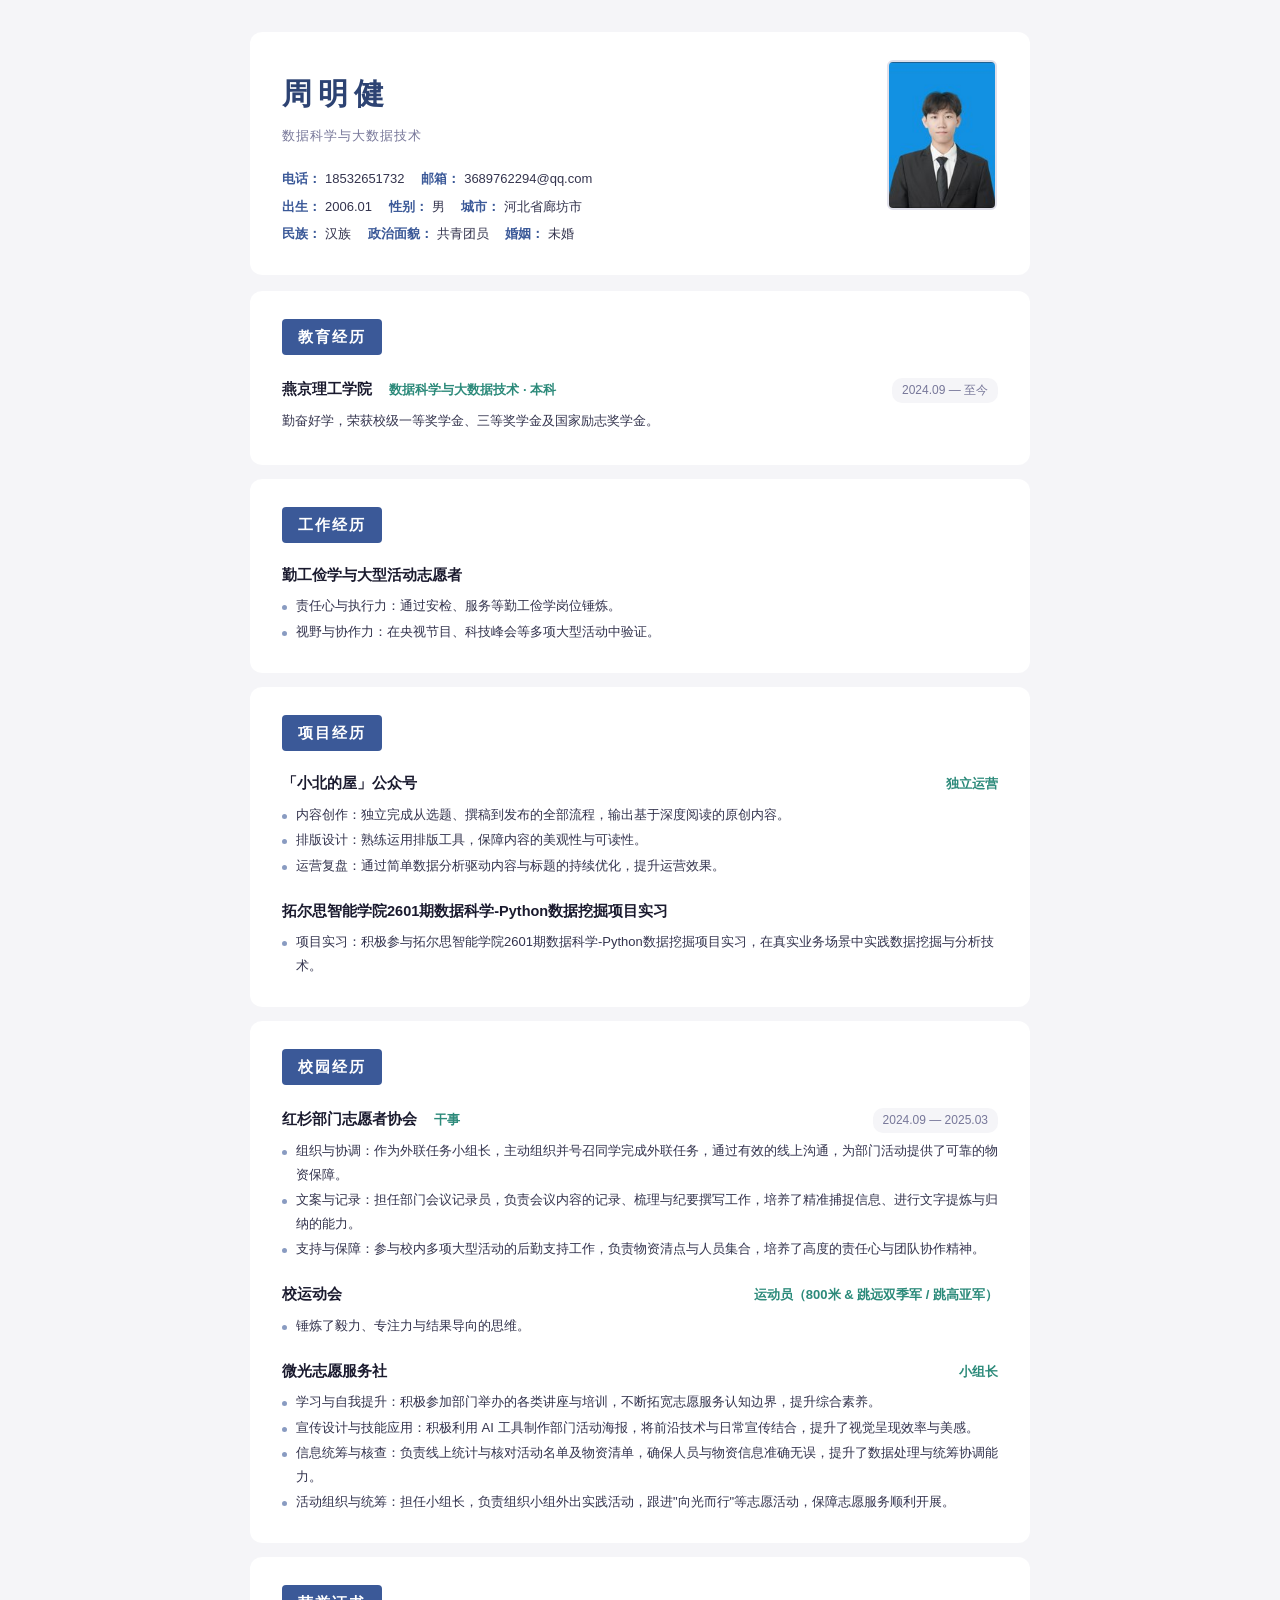
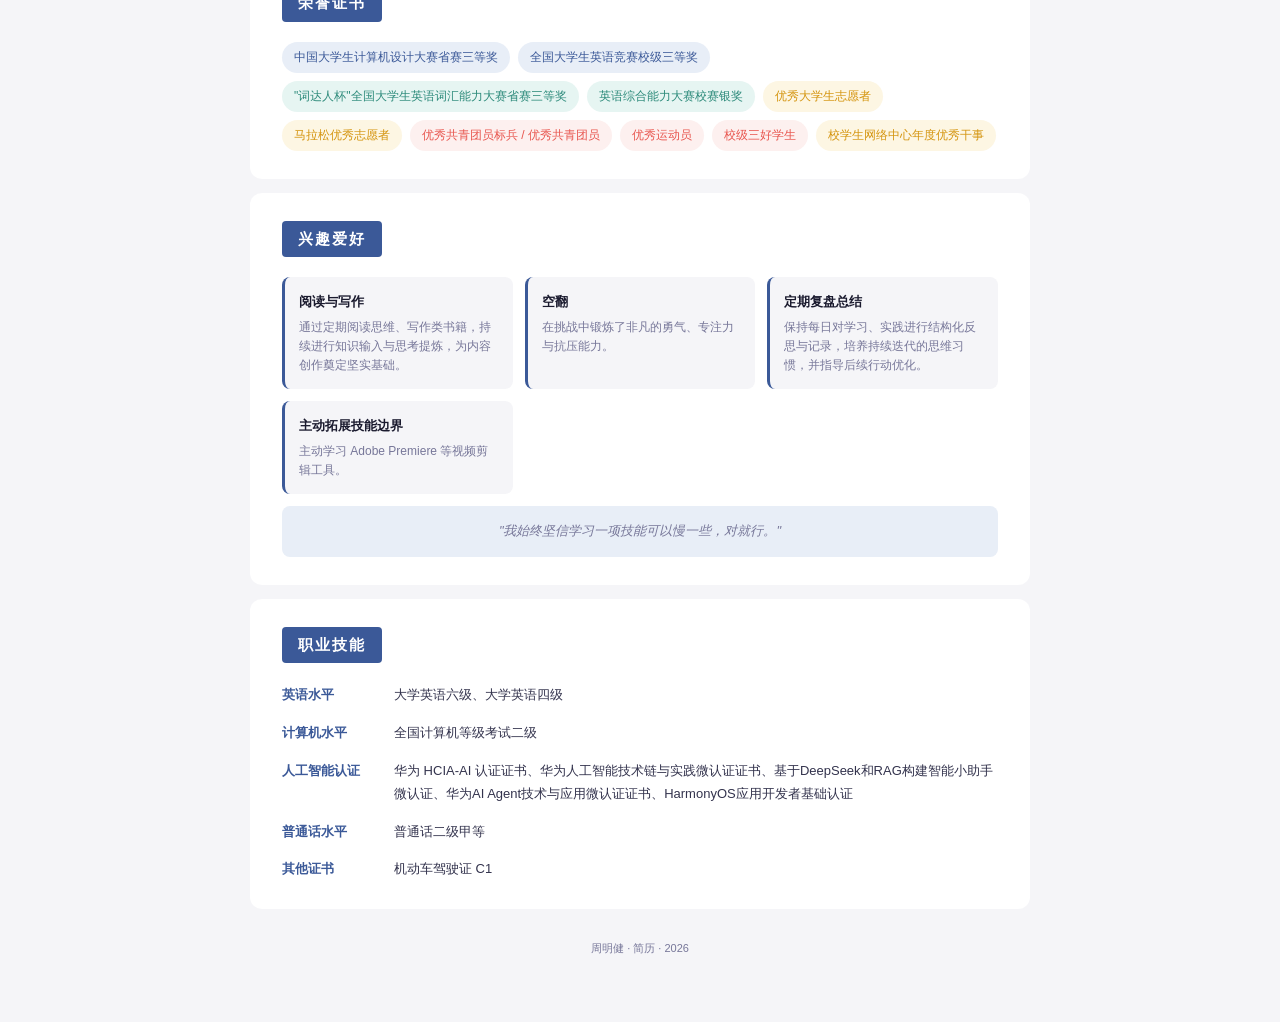
<file: resume/index.html>
<!DOCTYPE html>
<html lang="zh-CN">
<head>
<meta charset="UTF-8">
<meta name="viewport" content="width=device-width, initial-scale=1.0">
<title>周明健 · 个人简历</title>
<style>
*{margin:0;padding:0;box-sizing:border-box}

:root{
  --ink:#1a1a2e;
  --ink2:#33334d;
  --muted:#777799;
  --line:#e0e0ea;
  --bg:#f5f5f8;
  --card:#ffffff;
  --primary:#3b5998;
  --primary-light:#e8eef7;
  --primary-dark:#2d4373;
  --accent:#e8554e;
  --accent-light:#fdf0ef;
  --teal:#2c8a7a;
  --teal-light:#e6f5f2;
  --amber:#d4940e;
  --amber-light:#fdf6e3;
  --tag-bg:#f0f0f5;
  --tag-blue:#e8eef7;
  --tag-green:#e6f5f2;
  --tag-amber:#fdf6e3;
  --tag-red:#fdf0ef;
}

html{scroll-behavior:smooth}

body{
  font-family:"PingFang SC","Noto Sans SC","Microsoft YaHei","Helvetica Neue",sans-serif;
  background:var(--bg);
  color:var(--ink);
  line-height:1.75;
  -webkit-font-smoothing:antialiased;
}

.wrapper{
  max-width:820px;
  margin:0 auto;
  padding:32px 20px 48px;
}

/* ====== 顶部名片区域 ====== */
.header-card{
  background:var(--card);
  border-radius:12px;
  overflow:hidden;
  margin-bottom:16px;
  display:flex;
}

.header-left{
  flex:1;
  padding:36px 32px 28px;
}

.header-left h1{
  font-size:30px;
  font-weight:700;
  letter-spacing:6px;
  color:var(--primary-dark);
  margin-bottom:4px;
}

.header-left .subtitle{
  font-size:13px;
  color:var(--muted);
  margin-bottom:18px;
  letter-spacing:1px;
}

.header-left .contact-line{
  font-size:13px;
  color:var(--ink2);
  line-height:2.1;
}

.header-left .contact-line .label{
  color:var(--primary);
  font-weight:600;
  margin-right:4px;
}

/* 证件照方框 */
.photo-box{
  width:120px;
  min-width:120px;
  margin:28px 28px 28px 0;
  display:flex;
  align-items:flex-start;
  justify-content:center;
}

.photo-frame{
  width:110px;
  height:150px;
  border:2px solid var(--line);
  border-radius:6px;
  background:var(--bg);
  display:flex;
  align-items:center;
  justify-content:center;
  position:relative;
}

.photo-frame .photo-placeholder{
  text-align:center;
  color:var(--muted);
  font-size:11px;
  line-height:1.6;
}

.photo-frame .photo-placeholder .icon{
  font-size:28px;
  display:block;
  margin-bottom:4px;
  opacity:0.4;
}

/* ====== 板块通用 ====== */
.section{
  background:var(--card);
  border-radius:12px;
  padding:28px 32px;
  margin-bottom:14px;
}

.section-title{
  font-size:15px;
  font-weight:700;
  color:var(--card);
  background:var(--primary);
  padding:5px 16px;
  border-radius:4px;
  display:inline-block;
  margin-bottom:20px;
  letter-spacing:2px;
}

/* ====== 条目 ====== */
.entry{
  margin-bottom:22px;
}

.entry:last-child{margin-bottom:0}

.entry-head{
  display:flex;
  justify-content:space-between;
  align-items:baseline;
  flex-wrap:wrap;
  gap:6px;
  margin-bottom:6px;
}

.entry-title{
  font-size:14.5px;
  font-weight:700;
  color:var(--ink);
}

.entry-sub{
  font-size:13px;
  color:var(--teal);
  font-weight:600;
}

.entry-date{
  font-size:12px;
  color:var(--muted);
  white-space:nowrap;
  background:var(--bg);
  padding:2px 10px;
  border-radius:10px;
}

.entry-desc{
  font-size:13px;
  color:var(--ink2);
  line-height:1.8;
  margin-bottom:4px;
}

.entry-list{
  list-style:none;
  padding-left:0;
}

.entry-list li{
  font-size:13px;
  color:var(--ink2);
  line-height:1.8;
  padding-left:14px;
  position:relative;
  margin-bottom:2px;
}

.entry-list li::before{
  content:"";
  position:absolute;
  left:0;
  top:11px;
  width:5px;
  height:5px;
  border-radius:50%;
  background:var(--primary);
  opacity:0.6;
}

/* ====== 荣誉标签 ====== */
.tag-grid{
  display:flex;
  flex-wrap:wrap;
  gap:8px;
}

.tag{
  font-size:12px;
  padding:5px 12px;
  border-radius:16px;
  font-weight:500;
}

.tag.blue{background:var(--tag-blue);color:var(--primary)}
.tag.green{background:var(--tag-green);color:var(--teal)}
.tag.amber{background:var(--tag-amber);color:var(--amber)}
.tag.red{background:var(--tag-red);color:var(--accent)}
.tag.gray{background:var(--tag-bg);color:var(--muted)}

/* ====== 技能区 ====== */
.skill-row{
  display:flex;
  align-items:flex-start;
  margin-bottom:14px;
  gap:12px;
}

.skill-row:last-child{margin-bottom:0}

.skill-label{
  font-size:13px;
  font-weight:700;
  color:var(--primary);
  min-width:100px;
  flex-shrink:0;
  padding-top:1px;
}

.skill-content{
  font-size:13px;
  color:var(--ink2);
  line-height:1.8;
}

/* ====== 兴趣爱好 ====== */
.hobby-grid{
  display:grid;
  grid-template-columns:repeat(auto-fit,minmax(180px,1fr));
  gap:12px;
  margin-bottom:12px;
}

.hobby-item{
  padding:14px;
  background:var(--bg);
  border-radius:8px;
  border-left:3px solid var(--primary);
}

.hobby-item h4{
  font-size:13px;
  font-weight:700;
  color:var(--ink);
  margin-bottom:4px;
}

.hobby-item p{
  font-size:12px;
  color:var(--muted);
  line-height:1.6;
}

/* ====== 格言 ====== */
.motto{
  text-align:center;
  font-size:13px;
  color:var(--muted);
  font-style:italic;
  padding:14px;
  background:var(--primary-light);
  border-radius:8px;
  margin-top:8px;
}

/* ====== 底部 ====== */
.footer{
  text-align:center;
  font-size:11px;
  color:var(--muted);
  padding:16px 0;
}

/* ====== 打印优化 ====== */
@media print{
  body{background:#fff}
  .wrapper{max-width:100%;padding:0}
  .header-card,.section{border-radius:0}
  .section{page-break-inside:avoid;margin-bottom:0}
}

/* ====== 移动端 ====== */
@media(max-width:640px){
  .wrapper{padding:16px 10px 32px}
  .header-card{flex-direction:column}
  .header-left{padding:24px 20px 16px}
  .header-left h1{font-size:24px;letter-spacing:3px;text-align:center}
  .header-left .subtitle{text-align:center}
  .header-left .contact-line{font-size:12px}
  .photo-box{margin:0 auto;width:100px}
  .photo-frame{width:90px;height:120px}
  .section{padding:20px 16px}
  .section-title{font-size:14px}
  .entry-head{flex-direction:column}
  .entry-title{font-size:14px}
  .hobby-grid{grid-template-columns:1fr}
  .skill-row{flex-direction:column;gap:2px}
  .skill-label{min-width:auto}
}
</style>
</head>
<body>

<div class="wrapper">

  <!-- ====== 顶部名片 ====== -->
  <div class="header-card">
    <div class="header-left">
      <h1>周明健</h1>
      <div class="subtitle">数据科学与大数据技术</div>
      <div class="contact-line">
        <span class="label">电话：</span><a href="tel:18532651732" style="color:var(--ink2);text-decoration:none;">18532651732</a>　
        <span class="label">邮箱：</span><a href="mailto:3689762294@qq.com" style="color:var(--ink2);text-decoration:none;">3689762294@qq.com</a><br>
        <span class="label">出生：</span>2006.01　
        <span class="label">性别：</span>男　
        <span class="label">城市：</span>河北省廊坊市<br>
        <span class="label">民族：</span>汉族　
        <span class="label">政治面貌：</span>共青团员　
        <span class="label">婚姻：</span>未婚
      </div>
    </div>
    <div class="photo-box">
      <img src="[data-uri]" alt="证件照" style="width:110px;height:150px;object-fit:cover;border-radius:6px;border:2px solid var(--line);">
    </div>
  </div>

  <!-- ====== 教育经历 ====== -->
  <div class="section">
    <div class="section-title">教育经历</div>
    <div class="entry">
      <div class="entry-head">
        <div>
          <span class="entry-title">燕京理工学院</span>
          <span class="entry-sub">　数据科学与大数据技术 · 本科</span>
        </div>
        <span class="entry-date">2024.09 — 至今</span>
      </div>
      <div class="entry-desc">勤奋好学，荣获校级一等奖学金、三等奖学金及国家励志奖学金。</div>
    </div>
  </div>

  <!-- ====== 工作经历 ====== -->
  <div class="section">
    <div class="section-title">工作经历</div>
    <div class="entry">
      <div class="entry-head">
        <span class="entry-title">勤工俭学与大型活动志愿者</span>
      </div>
      <ul class="entry-list">
        <li>责任心与执行力：通过安检、服务等勤工俭学岗位锤炼。</li>
        <li>视野与协作力：在央视节目、科技峰会等多项大型活动中验证。</li>
      </ul>
    </div>
  </div>

  <!-- ====== 项目经历 ====== -->
  <div class="section">
    <div class="section-title">项目经历</div>
    <div class="entry">
      <div class="entry-head">
        <span class="entry-title">「小北的屋」公众号</span>
        <span class="entry-sub">独立运营</span>
      </div>
      <ul class="entry-list">
        <li>内容创作：独立完成从选题、撰稿到发布的全部流程，输出基于深度阅读的原创内容。</li>
        <li>排版设计：熟练运用排版工具，保障内容的美观性与可读性。</li>
        <li>运营复盘：通过简单数据分析驱动内容与标题的持续优化，提升运营效果。</li>
      </ul>
    </div>
    <div class="entry">
      <div class="entry-head">
        <span class="entry-title">拓尔思智能学院2601期数据科学-Python数据挖掘项目实习</span>
      </div>
      <ul class="entry-list">
        <li>项目实习：积极参与拓尔思智能学院2601期数据科学-Python数据挖掘项目实习，在真实业务场景中实践数据挖掘与分析技术。</li>
      </ul>
    </div>
  </div>

  <!-- ====== 校园经历 ====== -->
  <div class="section">
    <div class="section-title">校园经历</div>

    <div class="entry">
      <div class="entry-head">
        <div>
          <span class="entry-title">红杉部门志愿者协会</span>
          <span class="entry-sub">　干事</span>
        </div>
        <span class="entry-date">2024.09 — 2025.03</span>
      </div>
      <ul class="entry-list">
        <li>组织与协调：作为外联任务小组长，主动组织并号召同学完成外联任务，通过有效的线上沟通，为部门活动提供了可靠的物资保障。</li>
        <li>文案与记录：担任部门会议记录员，负责会议内容的记录、梳理与纪要撰写工作，培养了精准捕捉信息、进行文字提炼与归纳的能力。</li>
        <li>支持与保障：参与校内多项大型活动的后勤支持工作，负责物资清点与人员集合，培养了高度的责任心与团队协作精神。</li>
      </ul>
    </div>

    <div class="entry">
      <div class="entry-head">
        <span class="entry-title">校运动会</span>
        <span class="entry-sub">　运动员（800米 & 跳远双季军 / 跳高亚军）</span>
      </div>
      <ul class="entry-list">
        <li>锤炼了毅力、专注力与结果导向的思维。</li>
      </ul>
    </div>

    <div class="entry">
      <div class="entry-head">
        <span class="entry-title">微光志愿服务社</span>
        <span class="entry-sub">　小组长</span>
      </div>
      <ul class="entry-list">
        <li>学习与自我提升：积极参加部门举办的各类讲座与培训，不断拓宽志愿服务认知边界，提升综合素养。</li>
        <li>宣传设计与技能应用：积极利用 AI 工具制作部门活动海报，将前沿技术与日常宣传结合，提升了视觉呈现效率与美感。</li>
        <li>信息统筹与核查：负责线上统计与核对活动名单及物资清单，确保人员与物资信息准确无误，提升了数据处理与统筹协调能力。</li>
        <li>活动组织与统筹：担任小组长，负责组织小组外出实践活动，跟进"向光而行"等志愿活动，保障志愿服务顺利开展。</li>
      </ul>
    </div>
  </div>

  <!-- ====== 荣誉证书 ====== -->
  <div class="section">
    <div class="section-title">荣誉证书</div>
    <div class="tag-grid">
      <span class="tag blue">中国大学生计算机设计大赛省赛三等奖</span>
      <span class="tag blue">全国大学生英语竞赛校级三等奖</span>
      <span class="tag green">"词达人杯"全国大学生英语词汇能力大赛省赛三等奖</span>
      <span class="tag green">英语综合能力大赛校赛银奖</span>
      <span class="tag amber">优秀大学生志愿者</span>
      <span class="tag amber">马拉松优秀志愿者</span>
      <span class="tag red">优秀共青团员标兵 / 优秀共青团员</span>
      <span class="tag red">优秀运动员</span>
      <span class="tag red">校级三好学生</span>
      <span class="tag amber">校学生网络中心年度优秀干事</span>
    </div>
  </div>

  <!-- ====== 兴趣爱好 ====== -->
  <div class="section">
    <div class="section-title">兴趣爱好</div>
    <div class="hobby-grid">
      <div class="hobby-item">
        <h4>阅读与写作</h4>
        <p>通过定期阅读思维、写作类书籍，持续进行知识输入与思考提炼，为内容创作奠定坚实基础。</p>
      </div>
      <div class="hobby-item">
        <h4>空翻</h4>
        <p>在挑战中锻炼了非凡的勇气、专注力与抗压能力。</p>
      </div>
      <div class="hobby-item">
        <h4>定期复盘总结</h4>
        <p>保持每日对学习、实践进行结构化反思与记录，培养持续迭代的思维习惯，并指导后续行动优化。</p>
      </div>
      <div class="hobby-item">
        <h4>主动拓展技能边界</h4>
        <p>主动学习 Adobe Premiere 等视频剪辑工具。</p>
      </div>
    </div>
    <div class="motto">"我始终坚信学习一项技能可以慢一些，对就行。"</div>
  </div>

  <!-- ====== 职业技能 ====== -->
  <div class="section">
    <div class="section-title">职业技能</div>
    <div class="skill-row">
      <div class="skill-label">英语水平</div>
      <div class="skill-content">大学英语六级、大学英语四级</div>
    </div>
    <div class="skill-row">
      <div class="skill-label">计算机水平</div>
      <div class="skill-content">全国计算机等级考试二级</div>
    </div>
    <div class="skill-row">
      <div class="skill-label">人工智能认证</div>
      <div class="skill-content">
        华为 HCIA-AI 认证证书、华为人工智能技术链与实践微认证证书、基于DeepSeek和RAG构建智能小助手微认证、华为AI Agent技术与应用微认证证书、HarmonyOS应用开发者基础认证
      </div>
    </div>
    <div class="skill-row">
      <div class="skill-label">普通话水平</div>
      <div class="skill-content">普通话二级甲等</div>
    </div>
    <div class="skill-row">
      <div class="skill-label">其他证书</div>
      <div class="skill-content">机动车驾驶证 C1</div>
    </div>
  </div>

  <div class="footer">
    周明健 · 简历 · 2026
  </div>

</div>

</body>
</html>
</file>
